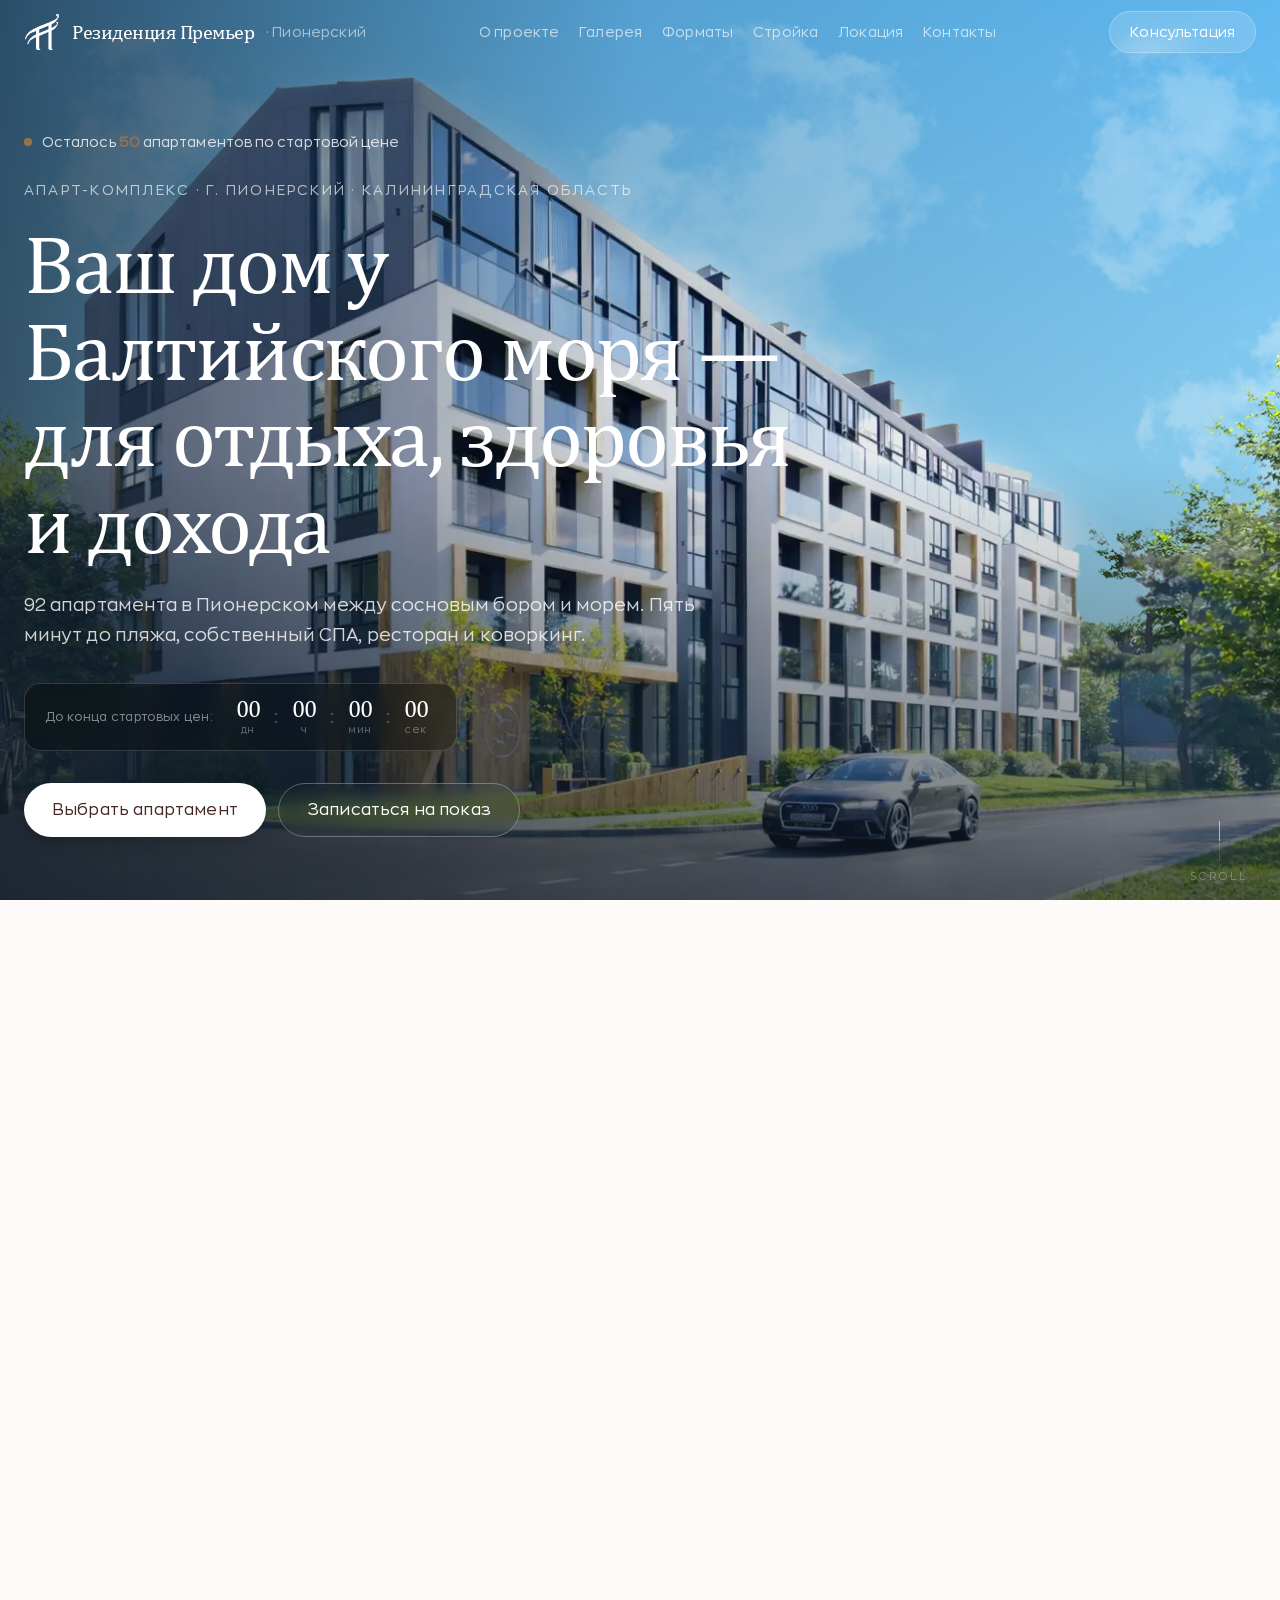
<file: index.html>
<!DOCTYPE html>
  <html lang="ru">
    <head>
      
      <meta charset="UTF-8" />
      <meta name="viewport" content="width=device-width, initial-scale=1.0" />
      <title>Резиденция Премьер — апартаменты у Балтийского моря</title>
      <meta name="description" content="Апарт-комплекс «Резиденция Премьер» в Пионерском: апартаменты у моря, подземный паркинг и сервис доходного управления." />
      <meta name="theme-color" content="#472626" />
      <link rel="icon" href="./assets/img/favicon.ico" />
      <style>html, body { height: 100%; margin: 0; } #root { height: 100%; }</style>
      
      <script type="module" crossorigin src="./assets/index-DjgMs49E.js"></script>
      <link rel="stylesheet" crossorigin href="./assets/index-CQ-wrqbV.css">
    </head>

    <body>
      
      <div id="root"></div>
      
    </body>
  </html>
</file>
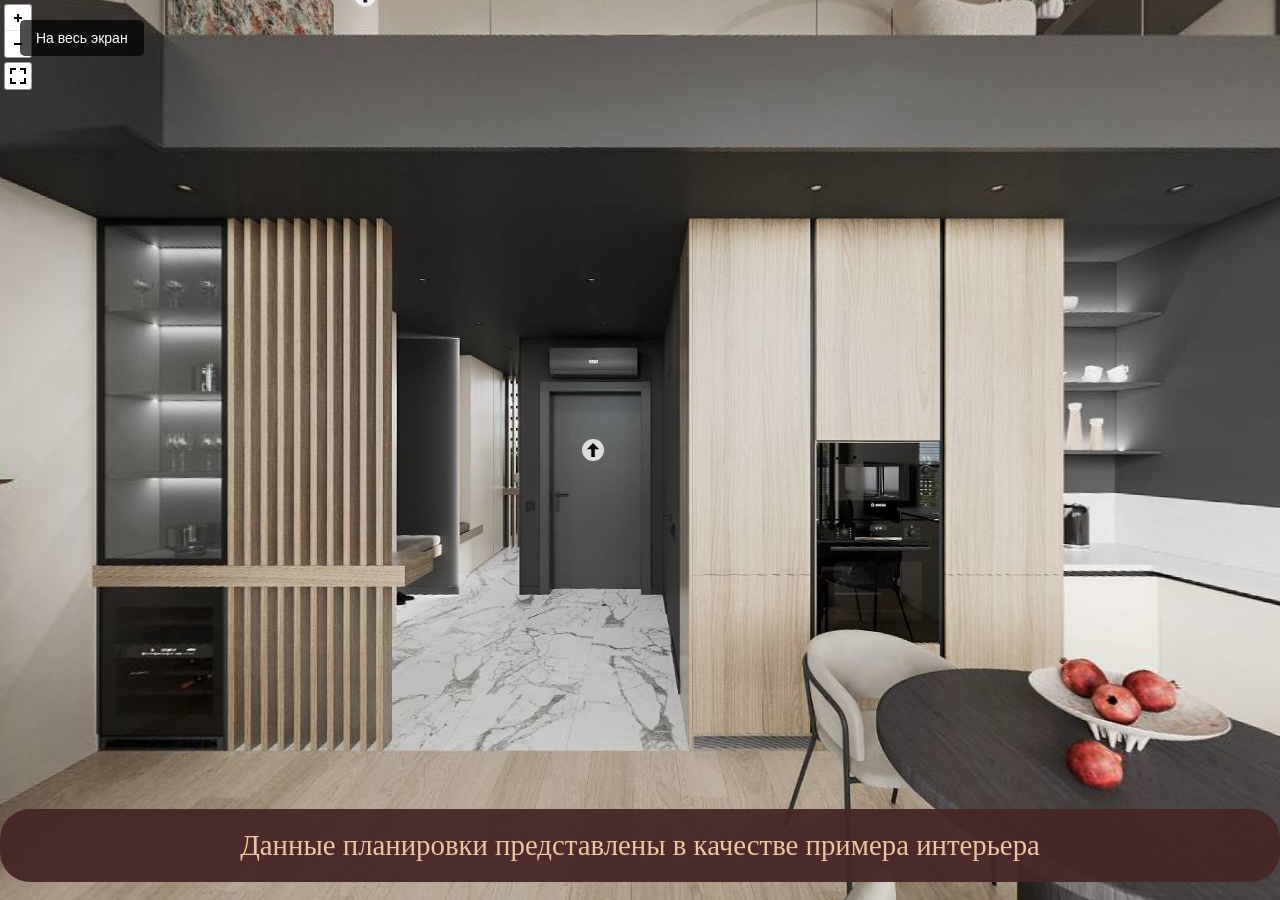
<file: panorama-apartamenty-s-antresolyu-plus.html>
<!DOCTYPE html>
<html lang="ru">
<head>
    <meta charset="UTF-8">
    <title>Панорама апартаментов с антресолью плюс | Апарт-комплекс "Резиденция "Премьер"</title>
    <meta name="robots" content="index,follow" />
    <meta name="description" content='Приобретение просторных апартаментов с антресолью в Пионерском в "Резиденции "Премьер". Комфортная недвижимость за один звонок - бронируйте +7 (909) 777-11-71'>
    <link rel="canonical" href="panorama-apartamenty-s-antresolyu-plus.html">
    <link rel="icon" type="image/x-icon" href="assets/img/favicon.ico">
    <meta property="og:type" content="website">
    <meta property="og:title" content='Панорама апартаментов с антресолью плюс | Апарт-комплекс "Резиденция "Премьер"'>
    <meta property="og:description" content='Приобретение просторных апартаментов с антресолью в Пионерском в "Резиденции "Премьер". Комфортная недвижимость за один звонок - бронируйте +7 (909) 777-11-71'>
    <meta property="og:image" content="https://premiere39.ru/assets/img/renderplans/apartamenty-s-antresolyu-plus/render01_type03.webp">
    <meta property="og:url" content="https://premiere39.ru/panorama-apartamenty-s-atresolyu-plus">
    <meta name="viewport" content="width=device-width, initial-scale=1">
    <!-- Подключение Pannellum -->
    <link rel="stylesheet" href="css/pannellum.css"/>
    <script src="js/pannellum.js"></script> 
    <style>
        body, html {
            margin: 0;
            padding: 0;
            overflow: hidden;
            background: #000;
        }
        #panorama {
            width: 100vw;
            height: 100vh;
        }
        .fullscreen-btn {
            position: absolute;
            top: 20px;
            left: 20px;
            z-index: 9999;
            background: rgba(0, 0, 0, 0.7);
            color: white;
            border: none;
            padding: 10px 16px;
            font-size: 14px;
            border-radius: 5px;
            cursor: pointer;
        }
        .textaboutpano {
            position: absolute;
            margin: 0;
            padding: 20px 0 20px 0;
            bottom: 2%;
            width: 100%;
            text-align: center;
            font-family: CambriaMath;
            font-size: calc(1rem + 1vw);
            color: #eac7a1;
            background-color: #472626f2;
            border-radius: 30px;
        }
    </style>
</head>
<body>
<!-- Контейнер панорамы -->
<div id="panorama"></div>
<!-- Кнопка Fullscreen -->
<button class="fullscreen-btn" onclick="toggleFullscreen()">На весь экран</button>
<p class="textaboutpano">Данные планировки представлены в качестве примера интерьера</p>
<script>
    // Получаем ID квартиры из URL
    const urlParams = new URLSearchParams(window.location.search);
    const apartmentId = urlParams.get('apartment') || 'default';
    // Путь к панораме
    const panoramaUrl = `assets/img/threed/type03.jpg`;
    // Инициализация панорамы
    pannellum.viewer('panorama', {
        "default": { 
            "firstScene": "gostinaya", 
            "sceneFadeDuration": 1000 
        },
        "scenes": {
            "gostinaya": {
                "type": "equirectangular",
                "panorama": "assets/img/threed/type03.jpg",
                "autoLoad": true,
                "showZoomCtrl": true,
                "mouseZoom": true,
                "showFullscreenCtrl": true,
                "hotSpots": [
                    {
                        "pitch": 37,
                        "yaw": 332.9,
                        "type": "scene",
                        "text": "Антресоль",
                        "sceneId": "antresol"
                    },
                    {
                        "pitch": 0,
                        "yaw": 355,
                        "type": "scene",
                        "text": "Уборная",
                        "sceneId": "sanusel"
                    }
                ]
            },
            "antresol": {
                "type": "equirectangular",
                "panorama": "assets/img/threed/antr_type3.jpg",
                "autoLoad": true,
                "showZoomCtrl": true,
                "mouseZoom": true,
                "showFullscreenCtrl": true,
                "hotSpots": [
                    {
                        "pitch": -37,
                        "yaw": 220,
                        "type": "scene",
                        "text": "Помещение с кухней",
                        "sceneId": "gostinaya"
                    }
                ]
            },
            "sanusel": {
                "type": "equirectangular",
                "panorama": "assets/img/threed/sanusel_type3.jpg",
                "autoLoad": true,
                "showZoomCtrl": true,
                "mouseZoom": true,
                "showFullscreenCtrl": true,
                "hotSpots": [
                    {
                        "pitch": -7,
                        "yaw": 175,
                        "type": "scene",
                        "text": "Помещение с кухней",
                        "sceneId": "gostinaya"
                    }
                ]
            }
        }
    });
    // Фулскрин
    function toggleFullscreen() {
        if (!document.fullscreenElement) {
            document.documentElement.requestFullscreen();
        } else {
            if (document.exitFullscreen) {
                document.exitFullscreen();
            }
        }
    }
</script>
</body>
</html>
</file>
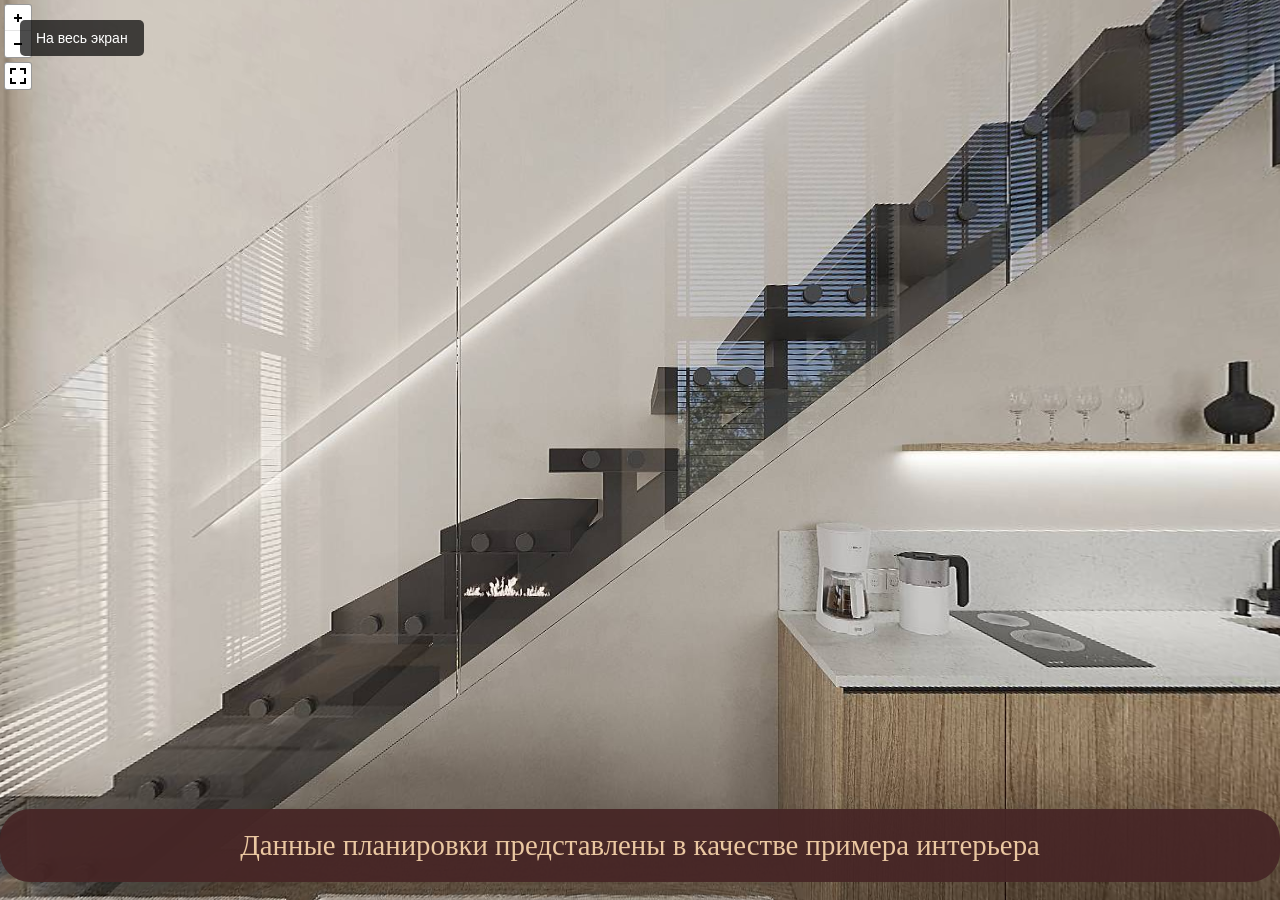
<file: panorama-apartamenty-s-antresolyu.html>
<!DOCTYPE html>
<html lang="ru">
<head>
    <meta charset="UTF-8">
    <title>Панорама апартаментов с антресолью | Апарт-комплекс "Резиденция "Премьер"</title>
    <meta name="robots" content="index,follow" />
    <meta name="description" content='"Резиденция "Премьер" - Покупка апартаментов с антресолью в скандинавском стиле в Пионерском. Комфортная недвижимость за один звонок - бронируйте +7 (909) 777-11-71'>
    <link rel="canonical" href="panorama-apartamenty-s-antresolyu.html">
    <link rel="icon" type="image/x-icon" href="assets/img/favicon.ico">
    <meta property="og:type" content="website">
    <meta property="og:title" content='Панорама апартаментов с антресолью | Апарт-комплекс "Резиденция "Премьер"'>
    <meta property="og:description" content='"Резиденция "Премьер" - Покупка апартаментов с антресолью в скандинавском стиле в Пионерском. Комфортная недвижимость за один звонок - бронируйте +7 (909) 777-11-71'>
    <meta property="og:image" content="https://premiere39.ru/assets/img/renderplans/apartamenty-s-antresolyu/render01_type04.webp">
    <meta property="og:url" content="https://premiere39.ru/panorama-apartamenty-s-atresolyu">
    <meta name="viewport" content="width=device-width, initial-scale=1">
    <!-- Подключение Pannellum -->
    <link rel="stylesheet" href="css/pannellum.css"/>
    <script src="js/pannellum.js"></script> 
    <style>
        body, html {
            margin: 0;
            padding: 0;
            overflow: hidden;
            background: #000;
        }
        #panorama {
            width: 100vw;
            height: 100vh;
        }
        .fullscreen-btn {
            position: absolute;
            top: 20px;
            left: 20px;
            z-index: 9999;
            background: rgba(0, 0, 0, 0.7);
            color: white;
            border: none;
            padding: 10px 16px;
            font-size: 14px;
            border-radius: 5px;
            cursor: pointer;
        }
        .textaboutpano {
            position: absolute;
            margin: 0;
            padding: 20px 0 20px 0;
            bottom: 2%;
            width: 100%;
            text-align: center;
            font-family: CambriaMath;
            font-size: calc(1rem + 1vw);
            color: #eac7a1;
            background-color: #472626f2;
            border-radius: 30px;
        }
    </style>
</head>
<body>
<!-- Контейнер панорамы -->
<div id="panorama"></div>
<!-- Кнопка Fullscreen -->
<button class="fullscreen-btn" onclick="toggleFullscreen()">На весь экран</button>
<p class="textaboutpano">Данные планировки представлены в качестве примера интерьера</p>
<script>
    // Получаем ID квартиры из URL
    const urlParams = new URLSearchParams(window.location.search);
    const apartmentId = urlParams.get('apartment') || 'default';
    // Путь к панораме
    const panoramaUrl = `assets/img/threed/type04.jpg`;
    // Инициализация панорамы
    pannellum.viewer('panorama', {
        "default": { 
            "firstScene": "gostinaya", 
            "sceneFadeDuration": 1000 
        },
        "scenes": {
            "gostinaya":{
                "type": "equirectangular",
                "panorama": "assets/img/threed/type04.jpg",
                "autoLoad": true,
                "showZoomCtrl": true,
                "mouseZoom": true,
                "showFullscreenCtrl": true,
                "hotSpots": [
                    {
                        "pitch": 37,
                        "yaw": 432.9,
                        "type": "scene",
                        "text": "Антресоль",
                        "sceneId": "antresol"
                    },
                    {
                        "pitch": 0,
                        "yaw": 455,
                        "type": "scene",
                        "text": "Уборная",
                        "sceneId": "sanusel"
                    }
                ]
            },
            "antresol":{
                "type": "equirectangular",
                "panorama": "assets/img/threed/antr_type4.jpg",
                "autoLoad": true,
                "showZoomCtrl": true,
                "mouseZoom": true,
                "showFullscreenCtrl": true,
                "hotSpots": [
                    {
                        "pitch": -37,
                        "yaw": 320,
                        "type": "scene",
                        "text": "Помещение с кухней",
                        "sceneId": "gostinaya"
                    }
                ]
            },
            "sanusel":{
                "type": "equirectangular",
                "panorama": "assets/img/threed/sanusel_type4.jpg",
                "autoLoad": true,
                "showZoomCtrl": true,
                "mouseZoom": true,
                "showFullscreenCtrl": true,
                "hotSpots": [
                    {
                        "pitch": -7,
                        "yaw": 275,
                        "type": "scene",
                        "text": "Помещение с кухней",
                        "sceneId": "gostinaya"
                    }
                ]
            }
        }
    });
    // Фулскрин
    function toggleFullscreen() {
        if (!document.fullscreenElement) {
            document.documentElement.requestFullscreen();
        } else {
            if (document.exitFullscreen) {
                document.exitFullscreen();
            }
        }
    }
</script>
</body>
</html>
</file>
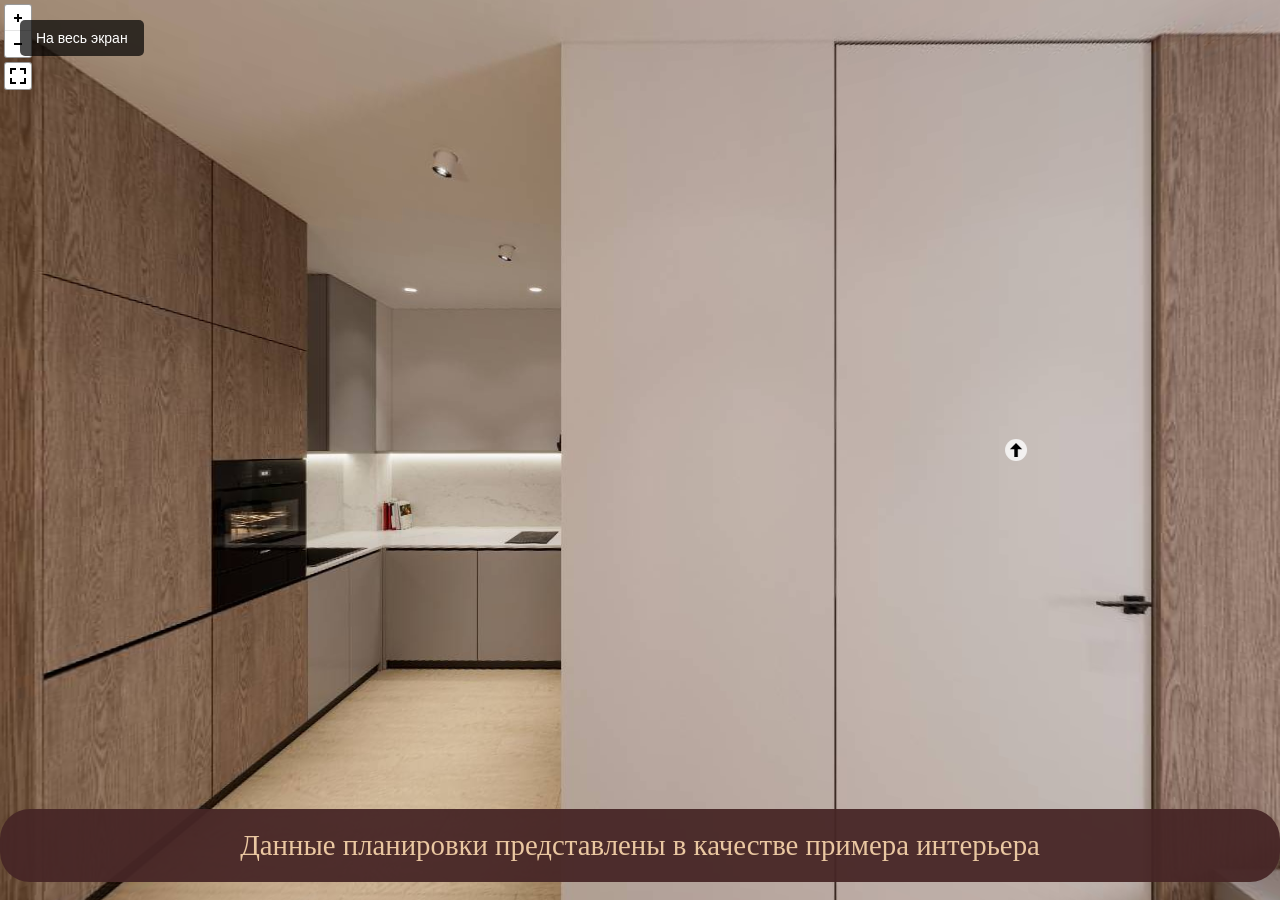
<file: panorama-studiya-plus.html>
<!DOCTYPE html>
<html lang="ru">
<head>
    <meta charset="UTF-8">
    <title>Панорама апартаментов "Студия Плюс" | Апарт-комплекс "Резиденция "Премьер"</title>
    <meta name="robots" content="index,follow" />
    <meta name="description" content='Выбор апартаментов с просторной гостиной и дополнительной комнатой класса "Студия Плюс". Комфортная недвижимость за один звонок - бронируйте +7 (909) 777-11-71'>
    <link rel="canonical" href="panorama-studiya-plus.html">
    <link rel="icon" type="image/x-icon" href="assets/img/favicon.ico">
    <meta property="og:type" content="website">
    <meta property="og:title" content='Панорама апартаментов "Студия Плюс" | Апарт-комплекс "Резиденция "Премьер"'>
    <meta property="og:description" content='Выбор апартаментов с просторной гостиной и дополнительной комнатой класса "Студия Плюс". Комфортная недвижимость за один звонок - бронируйте +7 (909) 777-11-71'>
    <meta property="og:image" content="https://premiere39.ru/assets/img/renderplans/studiya-plus/render03_type02.webp">
    <meta property="og:url" content="https://premiere39.ru/panorama-studiya-plus">
    <meta name="viewport" content="width=device-width, initial-scale=1">
    <!-- Подключение Pannellum -->
    <link rel="stylesheet" href="css/pannellum.css"/>
    <script src="js/pannellum.js"></script> 
    <style>
        body, html {
            margin: 0;
            padding: 0;
            overflow: hidden;
            background: #000;
        }
        #panorama {
            width: 100vw;
            height: 100vh;
        }
        .fullscreen-btn {
            position: absolute;
            top: 20px;
            left: 20px;
            z-index: 9999;
            background: rgba(0, 0, 0, 0.7);
            color: white;
            border: none;
            padding: 10px 16px;
            font-size: 14px;
            border-radius: 5px;
            cursor: pointer;
        }
        .textaboutpano {
            position: absolute;
            margin: 0;
            padding: 20px 0 20px 0;
            bottom: 2%;
            width: 100%;
            text-align: center;
            font-family: CambriaMath;
            font-size: calc(1rem + 1vw);
            color: #eac7a1;
            background-color: #472626f2;
            border-radius: 30px;
        }
    </style>
</head>
<body>
<!-- Контейнер панорамы -->
<div id="panorama"></div>
<!-- Кнопка Fullscreen -->
<button class="fullscreen-btn" onclick="toggleFullscreen()">На весь экран</button>
<p class="textaboutpano">Данные планировки представлены в качестве примера интерьера</p>
<script>
    // Получаем ID квартиры из URL
    const urlParams = new URLSearchParams(window.location.search);
    const apartmentId = urlParams.get('apartment') || 'default';
    // Путь к панораме
    const panoramaUrl = `assets/img/threed/type02.jpg`;
    // Инициализация панорамы
    pannellum.viewer('panorama', {
        "default": { 
            "firstScene": "gostinaya", 
            "sceneFadeDuration": 1000 
        },
        "scenes":{
            "gostinaya":{
                "type": "equirectangular",
                "panorama": "assets/img/threed/type02.jpg",
                "autoLoad": true,
                "showZoomCtrl": true,
                "mouseZoom": true,
                "showFullscreenCtrl": true,
                "hotSpots": [
                    {
                        "pitch": 0,
                        "yaw": 395,
                        "type": "scene",
                        "text": "Комната",
                        "sceneId": "room"
                    },
                    {
                        "pitch": 0,
                        "yaw": 295,
                        "type": "scene",
                        "text": "Уборная",
                        "sceneId": "sanusel"
                    }
                ]        
            },
            "sanusel":{
                "type": "equirectangular",
                "panorama": "assets/img/threed/sanusel_type12.jpg",
                "autoLoad": true,
                "showZoomCtrl": true,
                "mouseZoom": true,
                "showFullscreenCtrl": true,
                "hotSpots": [
                    {
                        "pitch": 0,
                        "yaw": 175,
                        "type": "scene",
                        "text": "Помещение с кухней",
                        "sceneId": "gostinaya"
                    }
                ]   
            },
            "room":{
                "type": "equirectangular",
                "panorama": "assets/img/threed/room_type2.jpg",
                "autoLoad": true,
                "showZoomCtrl": true,
                "mouseZoom": true,
                "showFullscreenCtrl": true,
                "hotSpots": [
                    {
                        "pitch": 0,
                        "yaw": 590,
                        "type": "scene",
                        "text": "Помещение с кухней",
                        "sceneId": "gostinaya"
                    }
                ]   
            }
        }
    });
    // Фулскрин
    function toggleFullscreen() {
        if (!document.fullscreenElement) {
            document.documentElement.requestFullscreen();
        } else {
            if (document.exitFullscreen) {
                document.exitFullscreen();
            }
        }
    }
</script>
</body>
</html>
</file>
<file: css/pannellum.css>
/* Pannellum 2.5.6, https://github.com/mpetroff/pannellum */
.pnlm-container{margin:0;padding:0;overflow:hidden;position:relative;cursor:default;width:100%;height:100%;font-family:Helvetica,"Nimbus Sans L","Liberation Sans",Arial,sans-serif;background:#f4f4f4 url('data:image/svg+xml,%3Csvg%20xmlns%3D%22http%3A%2F%2Fwww.w3.org%2F2000%2Fsvg%22%20width%3D%2267%22%20height%3D%22100%22%20viewBox%3D%220%200%2067%20100%22%3E%0A%3Cpath%20stroke%3D%22%23ccc%22%20fill%3D%22none%22%20d%3D%22M33.5%2C50%2C0%2C63%2C33.5%2C75%2C67%2C63%2C33.5%2C50m-33.5-50%2C67%2C25m-0.5%2C0%2C0%2C75m-66.5-75%2C67-25m-33.5%2C75%2C0%2C25m0-100%2C0%2C50%22%2F%3E%0A%3C%2Fsvg%3E%0A') repeat;-webkit-user-select:none;-khtml-user-select:none;-moz-user-select:none;-o-user-select:none;-ms-user-select:none;user-select:none;outline:0;line-height:1.4;contain:content}.pnlm-container *{box-sizing:content-box}.pnlm-ui{position:absolute;width:100%;height:100%;z-index:1}.pnlm-grab{cursor:grab;cursor:url('data:image/svg+xml,%3Csvg%20xmlns%3D%22http%3A%2F%2Fwww.w3.org%2F2000%2Fsvg%22%20height%3D%2226%22%20width%3D%2226%22%3E%0A%3Cpath%20stroke%3D%22%23000%22%20stroke-width%3D%221px%22%20fill%3D%22%23fff%22%20d%3D%22m15.3%2020.5s6.38-6.73%204.64-8.24-3.47%201.01-3.47%201.01%203.61-5.72%201.41-6.49c-2.2-0.769-3.33%204.36-3.33%204.36s0.873-5.76-1.06-5.76-1.58%205.39-1.58%205.39-0.574-4.59-2.18-4.12c-1.61%200.468-0.572%205.51-0.572%205.51s-1.58-4.89-2.93-3.79c-1.35%201.11%200.258%205.25%200.572%206.62%200.836%202.43%202.03%202.94%202.17%205.55%22%2F%3E%0A%3C%2Fsvg%3E%0A') 12 8,default}.pnlm-grabbing{cursor:grabbing;cursor:url('data:image/svg+xml,%3Csvg%20xmlns%3D%22http%3A%2F%2Fwww.w3.org%2F2000%2Fsvg%22%20height%3D%2226%22%20width%3D%2226%22%3E%0A%3Cpath%20stroke%3D%22%23000%22%20stroke-width%3D%221px%22%20fill%3D%22%23fff%22%20d%3D%22m15.3%2020.5s5.07-5.29%203.77-6.74c-1.31-1.45-2.53%200.14-2.53%200.14s2.74-3.29%200.535-4.06c-2.2-0.769-2.52%201.3-2.52%201.3s0.81-2.13-1.12-2.13-1.52%201.77-1.52%201.77-0.261-1.59-1.87-1.12c-1.61%200.468-0.874%202.17-0.874%202.17s-0.651-1.55-2-0.445c-1.35%201.11-0.68%202.25-0.365%203.62%200.836%202.43%202.03%202.94%202.17%205.55%22%2F%3E%0A%3C%2Fsvg%3E%0A') 12 8,default}.pnlm-sprite{background-image:url('data:image/svg+xml,%3Csvg%20xmlns%3D%22http%3A%2F%2Fwww.w3.org%2F2000%2Fsvg%22%20width%3D%2226%22%20height%3D%22208%22%3E%0A%3Ccircle%20fill-opacity%3D%22.78%22%20cy%3D%22117%22%20cx%3D%2213%22%20r%3D%2211%22%20fill%3D%22%23fff%22%2F%3E%0A%3Ccircle%20fill-opacity%3D%22.78%22%20cy%3D%22143%22%20cx%3D%2213%22%20r%3D%2211%22%20fill%3D%22%23fff%22%2F%3E%0A%3Ccircle%20cy%3D%22169%22%20cx%3D%2213%22%20r%3D%227%22%20fill%3D%22none%22%20stroke%3D%22%23000%22%20stroke-width%3D%222%22%2F%3E%0A%3Ccircle%20cy%3D%22195%22%20cx%3D%2213%22%20r%3D%227%22%20fill%3D%22none%22%20stroke%3D%22%23000%22%20stroke-width%3D%222%22%2F%3E%0A%3Ccircle%20cx%3D%2213%22%20cy%3D%22195%22%20r%3D%222.5%22%2F%3E%0A%3Cpath%20d%3D%22m5%2083v6h2v-4h4v-2zm10%200v2h4v4h2v-6zm-5%205v6h6v-6zm-5%205v6h6v-2h-4v-4zm14%200v4h-4v2h6v-6z%22%2F%3E%0A%3Cpath%20d%3D%22m13%20110a7%207%200%200%200%20-7%207%207%207%200%200%200%207%207%207%207%200%200%200%207%20-7%207%207%200%200%200%20-7%20-7zm-1%203h2v2h-2zm0%203h2v5h-2z%22%2F%3E%0A%3Cpath%20d%3D%22m5%2057v6h2v-4h4v-2zm10%200v2h4v4h2v-6zm-10%2010v6h6v-2h-4v-4zm14%200v4h-4v2h6v-6z%22%2F%3E%0A%3Cpath%20d%3D%22m17%2038v2h-8v-2z%22%2F%3E%0A%3Cpath%20d%3D%22m12%209v3h-3v2h3v3h2v-3h3v-2h-3v-3z%22%2F%3E%0A%3Cpath%20d%3D%22m13%20136-6.125%206.125h4.375v7.875h3.5v-7.875h4.375z%22%2F%3E%0A%3Cpath%20d%3D%22m10.428%20173.33v-5.77l5-2.89v5.77zm1-1.73%203-1.73-3.001-1.74z%22%2F%3E%0A%3C%2Fsvg%3E%0A')}.pnlm-container:-moz-full-screen{height:100%!important;width:100%!important;position:static!important}.pnlm-container:-webkit-full-screen{height:100%!important;width:100%!important;position:static!important}.pnlm-container:-ms-fullscreen{height:100%!important;width:100%!important;position:static!important}.pnlm-container:fullscreen{height:100%!important;width:100%!important;position:static!important}.pnlm-render-container{cursor:inherit;position:absolute;height:100%;width:100%}.pnlm-controls{margin-top:4px;background-color:#fff;border:1px solid #999;border-color:rgba(0,0,0,0.4);border-radius:3px;cursor:pointer;z-index:2;-webkit-transform:translateZ(9999px);transform:translateZ(9999px)}.pnlm-control:hover{background-color:#f8f8f8}.pnlm-controls-container{position:absolute;top:0;left:4px;z-index:1}.pnlm-zoom-controls{width:26px;height:52px}.pnlm-zoom-in{width:100%;height:50%;position:absolute;top:0;border-radius:3px 3px 0 0}.pnlm-zoom-out{width:100%;height:50%;position:absolute;bottom:0;background-position:0 -26px;border-top:1px solid #ddd;border-top-color:rgba(0,0,0,0.10);border-radius:0 0 3px 3px}.pnlm-fullscreen-toggle-button,.pnlm-orientation-button,.pnlm-hot-spot-debug-indicator{width:26px;height:26px}.pnlm-hot-spot-debug-indicator{position:absolute;top:50%;left:50%;width:26px;height:26px;margin:-13px 0 0 -13px;background-color:rgba(255,255,255,0.5);border-radius:13px;display:none}.pnlm-orientation-button-inactive{background-position:0 -156px}.pnlm-orientation-button-active{background-position:0 -182px}.pnlm-fullscreen-toggle-button-inactive{background-position:0 -52px}.pnlm-fullscreen-toggle-button-active{background-position:0 -78px}.pnlm-panorama-info{position:absolute;bottom:4px;background-color:rgba(0,0,0,0.7);border-radius:0 3px 3px 0;padding-right:10px;color:#fff;text-align:left;display:none;z-index:2;-webkit-transform:translateZ(9999px);transform:translateZ(9999px)}.pnlm-title-box{position:relative;font-size:20px;display:table;padding-left:5px;margin-bottom:3px}.pnlm-author-box{position:relative;font-size:12px;display:table;padding-left:5px}.pnlm-load-box{position:absolute;top:50%;left:50%;width:200px;height:150px;margin:-75px 0 0 -100px;background-color:rgba(0,0,0,0.7);border-radius:3px;text-align:center;font-size:20px;display:none;color:#fff}.pnlm-load-box p{margin:20px 0}.pnlm-lbox{position:absolute;top:50%;left:50%;width:20px;height:20px;margin:-10px 0 0 -10px;display:none}.pnlm-loading{animation-duration:1.5s;-webkit-animation-duration:1.5s;animation-name:pnlm-mv;-webkit-animation-name:pnlm-mv;animation-iteration-count:infinite;-webkit-animation-iteration-count:infinite;animation-timing-function:linear;-webkit-animation-timing-function:linear;height:10px;width:10px;background-color:#fff;position:relative}@keyframes pnlm-mv{from{left:0;top:0}25%{left:10px;top:0}50%{left:10px;top:10px}75%{left:0;top:10px}to{left:0;top:0}}@-webkit-keyframes pnlm-mv{from{left:0;top:0}25%{left:10px;top:0}50%{left:10px;top:10px}75%{left:0;top:10px}to{left:0;top:0}}.pnlm-load-button{position:absolute;top:50%;left:50%;width:200px;height:100px;margin:-50px 0 0 -100px;background-color:rgba(0,0,0,.7);border-radius:3px;text-align:center;font-size:20px;display:table;color:#fff;cursor:pointer}.pnlm-load-button:hover{background-color:rgba(0,0,0,.8)}.pnlm-load-button p{display:table-cell;vertical-align:middle}.pnlm-info-box{font-size:15px;position:absolute;top:50%;left:50%;width:200px;height:150px;margin:-75px 0 0 -100px;background-color:#000;border-radius:3px;display:table;text-align:center;color:#fff;table-layout:fixed}.pnlm-info-box a,.pnlm-author-box a{color:#fff;word-wrap:break-word;overflow-wrap:break-word}.pnlm-info-box p{display:table-cell;vertical-align:middle;padding:0 5px 0 5px}.pnlm-error-msg{display:none}.pnlm-about-msg{font-size:11px;line-height:11px;color:#fff;padding:5px 8px 5px 8px;background:rgba(0,0,0,0.7);border-radius:3px;position:absolute;top:50px;left:50px;display:none;opacity:0;-moz-transition:opacity .3s ease-in-out;-webkit-transition:opacity .3s ease-in-out;-o-transition:opacity .3s ease-in-out;-ms-transition:opacity .3s ease-in-out;transition:opacity .3s ease-in-out;z-index:1}.pnlm-about-msg a:link,.pnlm-about-msg a:visited{color:#fff}.pnlm-about-msg a:hover,.pnlm-about-msg a:active{color:#eee}.pnlm-hotspot-base{position:absolute;visibility:hidden;cursor:default;vertical-align:middle;top:0;z-index:1}.pnlm-hotspot{height:26px;width:26px;border-radius:13px}.pnlm-hotspot:hover{background-color:rgba(255,255,255,0.2)}.pnlm-hotspot.pnlm-info{background-position:0 -104px}.pnlm-hotspot.pnlm-scene{background-position:0 -130px}div.pnlm-tooltip span{visibility:hidden;position:absolute;border-radius:3px;background-color:rgba(0,0,0,0.7);color:#fff;text-align:center;max-width:200px;padding:5px 10px;margin-left:-220px;cursor:default}div.pnlm-tooltip:hover span{visibility:visible}div.pnlm-tooltip:hover span:after{content:'';position:absolute;width:0;height:0;border-width:10px;border-style:solid;border-color:rgba(0,0,0,0.7) transparent transparent transparent;bottom:-20px;left:-10px;margin:0 50%}.pnlm-compass{position:absolute;width:50px;height:50px;right:4px;bottom:4px;border-radius:25px;background-image:url('data:image/svg+xml,%3Csvg%20xmlns%3D%22http%3A%2F%2Fwww.w3.org%2F2000%2Fsvg%22%20height%3D%2250%22%20width%3D%2250%22%3E%0A%3Cpath%20d%3D%22m24.5078%206-3.2578%2018h7.5l-3.25781-18h-0.984376zm-3.2578%2020%203.2578%2018h0.9844l3.2578-18h-7.5zm1.19531%200.9941h5.10938l-2.5547%2014.1075-2.5547-14.1075z%22%2F%3E%0A%3C%2Fsvg%3E%0A');cursor:default;display:none}.pnlm-world{position:absolute;left:50%;top:50%}.pnlm-face{position:absolute;-webkit-transform-origin:0 0;transform-origin:0 0}.pnlm-dragfix,.pnlm-preview-img{position:absolute;height:100%;width:100%}.pnlm-preview-img{background-size:cover;background-position:center}.pnlm-lbar{width:150px;margin:0 auto;border:#fff 1px solid;height:6px}.pnlm-lbar-fill{background:#fff;height:100%;width:0}.pnlm-lmsg{font-size:12px}.pnlm-fade-img{position:absolute;top:0;left:0}.pnlm-pointer{cursor:pointer}
</file>
